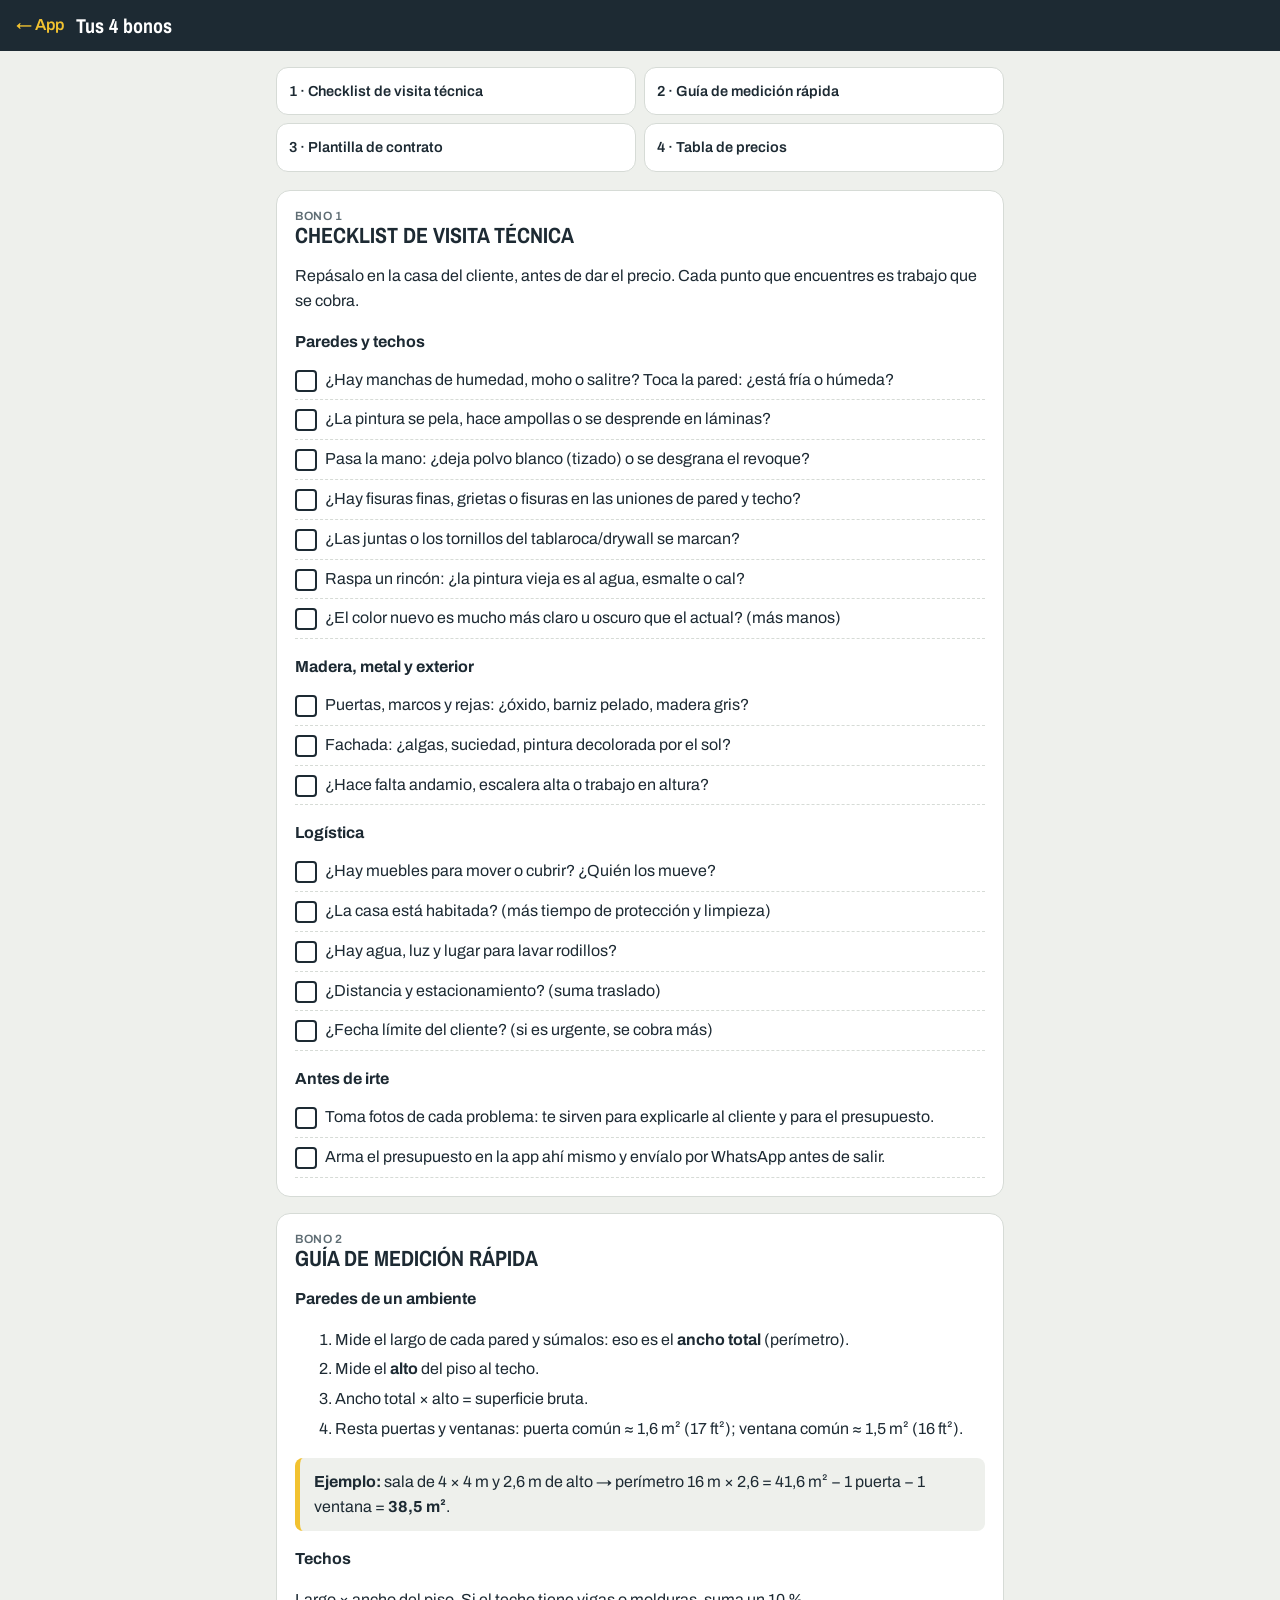
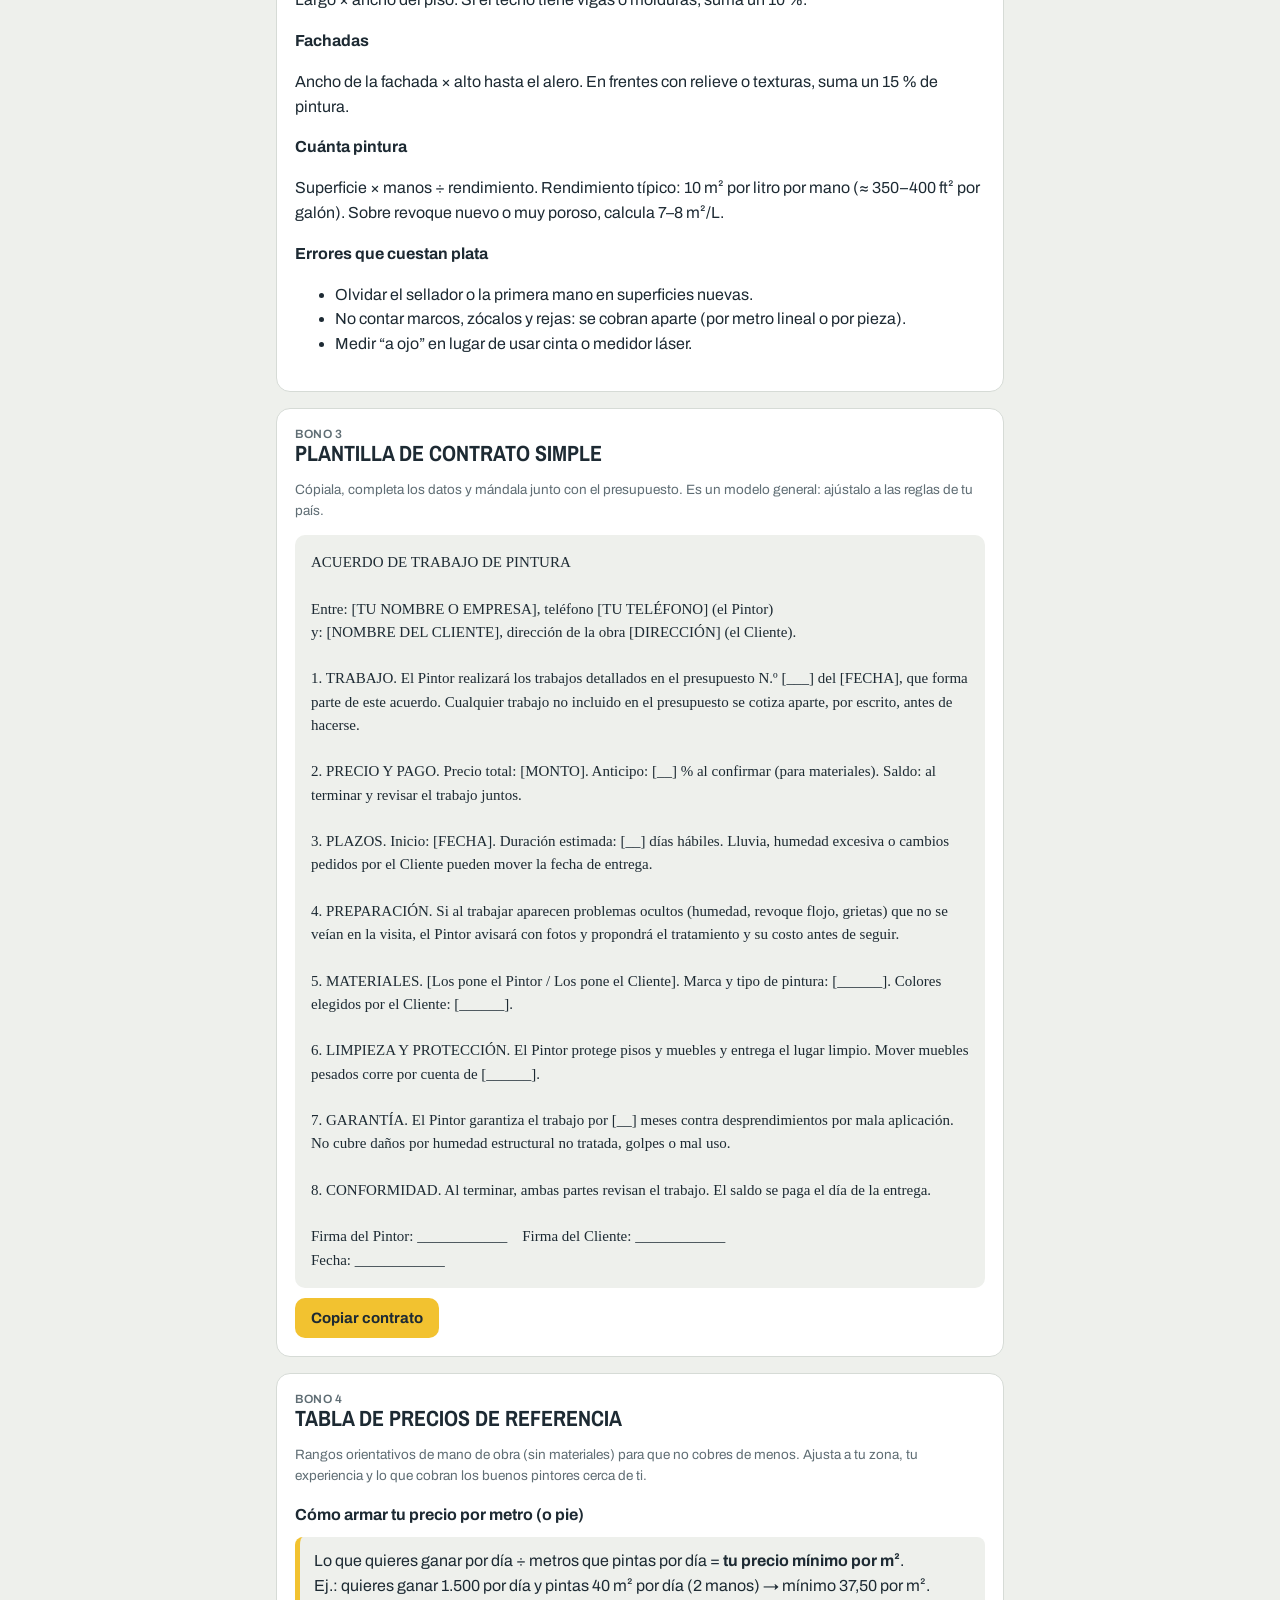
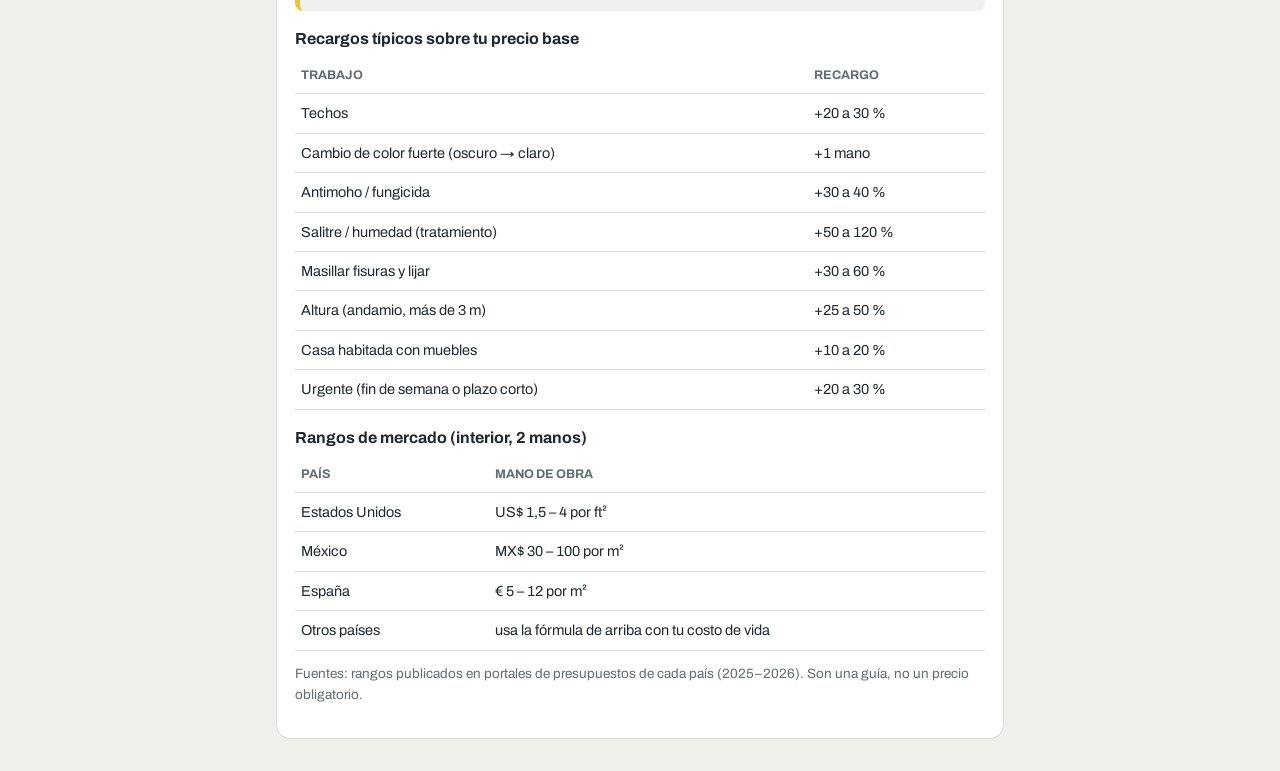
<file: app/bonos.html>
<!doctype html>
<html lang="es">
<head>
<meta charset="utf-8">
<meta name="viewport" content="width=device-width, initial-scale=1, viewport-fit=cover">
<title>Bonos · Pintor Pro</title>
<link rel="icon" href="icon.svg" type="image/svg+xml">
<link rel="stylesheet" href="https://fonts.googleapis.com/css2?family=Archivo:wght@400;600;800&family=Archivo+Narrow:wght@700&display=swap">
<style>
:root{--bg:#eef0ec;--card:#fff;--ink:#1d2a33;--muted:#5f6d74;--line:#d6dbd6;--tape:#f2c230;--bar:#1d2a33}
@media (prefers-color-scheme: dark){:root{--bg:#12181c;--card:#1b242a;--ink:#e9eef0;--muted:#9aa8ae;--line:#2c373e;--bar:#0b1014;color-scheme:dark}}
*{box-sizing:border-box}
body{margin:0;background:var(--bg);color:var(--ink);font:16px/1.55 Archivo,system-ui,sans-serif}
header{position:sticky;top:0;background:var(--bar);color:#fff;padding:calc(12px + env(safe-area-inset-top,0px)) 16px 12px;display:flex;gap:12px;align-items:center;z-index:2}
header a{color:var(--tape);text-decoration:none;font-weight:600}
header b{font:700 20px "Archivo Narrow",sans-serif}
main{max-width:760px;margin:0 auto;padding:16px}
nav.idx{display:grid;grid-template-columns:1fr 1fr;gap:8px;margin-bottom:18px}
nav.idx a{background:var(--card);border:1px solid var(--line);border-radius:12px;padding:12px;color:var(--ink);text-decoration:none;font-weight:600;font-size:14.5px}
section{background:var(--card);border:1px solid var(--line);border-radius:14px;padding:18px;margin-bottom:16px}
h2{font:700 22px/1.15 "Archivo Narrow",sans-serif;text-transform:uppercase;margin:0 0 4px}
h2 small{display:block;font:600 12px Archivo;color:var(--muted);letter-spacing:.5px}
h3{font-size:16px;margin:16px 0 6px}
ul.chk{list-style:none;padding:0;margin:0} ul.chk li{padding:7px 0 7px 30px;position:relative;border-bottom:1px dashed var(--line)}
ul.chk li::before{content:"";position:absolute;left:0;top:9px;width:18px;height:18px;border:2px solid var(--ink);border-radius:4px}
ol li+li{margin-top:5px}
table{width:100%;border-collapse:collapse;font-size:14.5px;font-variant-numeric:tabular-nums}
th,td{text-align:left;padding:8px 6px;border-bottom:1px solid var(--line);vertical-align:top}
th{font-size:12.5px;text-transform:uppercase;color:var(--muted)}
.tbl{overflow-x:auto}
.note{font-size:13.5px;color:var(--muted)}
.box{border-left:5px solid var(--tape);background:var(--bg);padding:12px 14px;border-radius:8px;margin:10px 0}
.contrato{font-family:Georgia,serif;font-size:15px;background:var(--bg);padding:16px;border-radius:10px;white-space:pre-wrap}
button{font:700 15px Archivo;border:0;border-radius:10px;padding:12px 16px;background:var(--tape);color:#1d2a33;cursor:pointer;margin-top:10px}
</style>
</head>
<body>
<header><a href="./">← App</a><b>Tus 4 bonos</b></header>
<main>
<nav class="idx">
  <a href="#checklist">1 · Checklist de visita técnica</a>
  <a href="#medicion">2 · Guía de medición rápida</a>
  <a href="#contrato">3 · Plantilla de contrato</a>
  <a href="#precios">4 · Tabla de precios</a>
</nav>

<section id="checklist">
  <h2><small>BONO 1</small>Checklist de visita técnica</h2>
  <p>Repásalo en la casa del cliente, antes de dar el precio. Cada punto que encuentres es trabajo que se cobra.</p>
  <h3>Paredes y techos</h3>
  <ul class="chk">
    <li>¿Hay manchas de humedad, moho o salitre? Toca la pared: ¿está fría o húmeda?</li>
    <li>¿La pintura se pela, hace ampollas o se desprende en láminas?</li>
    <li>Pasa la mano: ¿deja polvo blanco (tizado) o se desgrana el revoque?</li>
    <li>¿Hay fisuras finas, grietas o fisuras en las uniones de pared y techo?</li>
    <li>¿Las juntas o los tornillos del tablaroca/drywall se marcan?</li>
    <li>Raspa un rincón: ¿la pintura vieja es al agua, esmalte o cal?</li>
    <li>¿El color nuevo es mucho más claro u oscuro que el actual? (más manos)</li>
  </ul>
  <h3>Madera, metal y exterior</h3>
  <ul class="chk">
    <li>Puertas, marcos y rejas: ¿óxido, barniz pelado, madera gris?</li>
    <li>Fachada: ¿algas, suciedad, pintura decolorada por el sol?</li>
    <li>¿Hace falta andamio, escalera alta o trabajo en altura?</li>
  </ul>
  <h3>Logística</h3>
  <ul class="chk">
    <li>¿Hay muebles para mover o cubrir? ¿Quién los mueve?</li>
    <li>¿La casa está habitada? (más tiempo de protección y limpieza)</li>
    <li>¿Hay agua, luz y lugar para lavar rodillos?</li>
    <li>¿Distancia y estacionamiento? (suma traslado)</li>
    <li>¿Fecha límite del cliente? (si es urgente, se cobra más)</li>
  </ul>
  <h3>Antes de irte</h3>
  <ul class="chk">
    <li>Toma fotos de cada problema: te sirven para explicarle al cliente y para el presupuesto.</li>
    <li>Arma el presupuesto en la app ahí mismo y envíalo por WhatsApp antes de salir.</li>
  </ul>
</section>

<section id="medicion">
  <h2><small>BONO 2</small>Guía de medición rápida</h2>
  <h3>Paredes de un ambiente</h3>
  <ol>
    <li>Mide el largo de cada pared y súmalos: eso es el <b>ancho total</b> (perímetro).</li>
    <li>Mide el <b>alto</b> del piso al techo.</li>
    <li>Ancho total × alto = superficie bruta.</li>
    <li>Resta puertas y ventanas: puerta común ≈ 1,6 m² (17 ft²); ventana común ≈ 1,5 m² (16 ft²).</li>
  </ol>
  <div class="box"><b>Ejemplo:</b> sala de 4 × 4 m y 2,6 m de alto → perímetro 16 m × 2,6 = 41,6 m² − 1 puerta − 1 ventana = <b>38,5 m²</b>.</div>
  <h3>Techos</h3>
  <p>Largo × ancho del piso. Si el techo tiene vigas o molduras, suma un 10 %.</p>
  <h3>Fachadas</h3>
  <p>Ancho de la fachada × alto hasta el alero. En frentes con relieve o texturas, suma un 15 % de pintura.</p>
  <h3>Cuánta pintura</h3>
  <p>Superficie × manos ÷ rendimiento. Rendimiento típico: 10 m² por litro por mano (≈ 350–400 ft² por galón). Sobre revoque nuevo o muy poroso, calcula 7–8 m²/L.</p>
  <h3>Errores que cuestan plata</h3>
  <ul>
    <li>Olvidar el sellador o la primera mano en superficies nuevas.</li>
    <li>No contar marcos, zócalos y rejas: se cobran aparte (por metro lineal o por pieza).</li>
    <li>Medir “a ojo” en lugar de usar cinta o medidor láser.</li>
  </ul>
</section>

<section id="contrato">
  <h2><small>BONO 3</small>Plantilla de contrato simple</h2>
  <p class="note">Cópiala, completa los datos y mándala junto con el presupuesto. Es un modelo general: ajústalo a las reglas de tu país.</p>
  <div class="contrato" id="txtContrato">ACUERDO DE TRABAJO DE PINTURA

Entre: [TU NOMBRE O EMPRESA], teléfono [TU TELÉFONO] (el Pintor)
y: [NOMBRE DEL CLIENTE], dirección de la obra [DIRECCIÓN] (el Cliente).

1. TRABAJO. El Pintor realizará los trabajos detallados en el presupuesto N.º [___] del [FECHA], que forma parte de este acuerdo. Cualquier trabajo no incluido en el presupuesto se cotiza aparte, por escrito, antes de hacerse.

2. PRECIO Y PAGO. Precio total: [MONTO]. Anticipo: [__] % al confirmar (para materiales). Saldo: al terminar y revisar el trabajo juntos.

3. PLAZOS. Inicio: [FECHA]. Duración estimada: [__] días hábiles. Lluvia, humedad excesiva o cambios pedidos por el Cliente pueden mover la fecha de entrega.

4. PREPARACIÓN. Si al trabajar aparecen problemas ocultos (humedad, revoque flojo, grietas) que no se veían en la visita, el Pintor avisará con fotos y propondrá el tratamiento y su costo antes de seguir.

5. MATERIALES. [Los pone el Pintor / Los pone el Cliente]. Marca y tipo de pintura: [______]. Colores elegidos por el Cliente: [______].

6. LIMPIEZA Y PROTECCIÓN. El Pintor protege pisos y muebles y entrega el lugar limpio. Mover muebles pesados corre por cuenta de [______].

7. GARANTÍA. El Pintor garantiza el trabajo por [__] meses contra desprendimientos por mala aplicación. No cubre daños por humedad estructural no tratada, golpes o mal uso.

8. CONFORMIDAD. Al terminar, ambas partes revisan el trabajo. El saldo se paga el día de la entrega.

Firma del Pintor: ____________    Firma del Cliente: ____________
Fecha: ____________</div>
  <button id="copiar">Copiar contrato</button>
</section>

<section id="precios">
  <h2><small>BONO 4</small>Tabla de precios de referencia</h2>
  <p class="note">Rangos orientativos de mano de obra (sin materiales) para que no cobres de menos. Ajusta a tu zona, tu experiencia y lo que cobran los buenos pintores cerca de ti.</p>
  <h3>Cómo armar tu precio por metro (o pie)</h3>
  <div class="box">Lo que quieres ganar por día ÷ metros que pintas por día = <b>tu precio mínimo por m²</b>.<br>Ej.: quieres ganar 1.500 por día y pintas 40 m² por día (2 manos) → mínimo 37,50 por m².</div>
  <h3>Recargos típicos sobre tu precio base</h3>
  <div class="tbl"><table>
    <tr><th>Trabajo</th><th>Recargo</th></tr>
    <tr><td>Techos</td><td>+20 a 30 %</td></tr>
    <tr><td>Cambio de color fuerte (oscuro → claro)</td><td>+1 mano</td></tr>
    <tr><td>Antimoho / fungicida</td><td>+30 a 40 %</td></tr>
    <tr><td>Salitre / humedad (tratamiento)</td><td>+50 a 120 %</td></tr>
    <tr><td>Masillar fisuras y lijar</td><td>+30 a 60 %</td></tr>
    <tr><td>Altura (andamio, más de 3 m)</td><td>+25 a 50 %</td></tr>
    <tr><td>Casa habitada con muebles</td><td>+10 a 20 %</td></tr>
    <tr><td>Urgente (fin de semana o plazo corto)</td><td>+20 a 30 %</td></tr>
  </table></div>
  <h3>Rangos de mercado (interior, 2 manos)</h3>
  <div class="tbl"><table>
    <tr><th>País</th><th>Mano de obra</th></tr>
    <tr><td>Estados Unidos</td><td>US$ 1,5 – 4 por ft²</td></tr>
    <tr><td>México</td><td>MX$ 30 – 100 por m²</td></tr>
    <tr><td>España</td><td>€ 5 – 12 por m²</td></tr>
    <tr><td>Otros países</td><td>usa la fórmula de arriba con tu costo de vida</td></tr>
  </table></div>
  <p class="note">Fuentes: rangos publicados en portales de presupuestos de cada país (2025–2026). Son una guía, no un precio obligatorio.</p>
</section>
</main>
<script>
document.getElementById("copiar").onclick = async e => {
  const t = document.getElementById("txtContrato").innerText;
  try { await navigator.clipboard.writeText(t); e.target.textContent = "¡Copiado!"; }
  catch (_) { const r = document.createRange(); r.selectNodeContents(document.getElementById("txtContrato")); const s = getSelection(); s.removeAllRanges(); s.addRange(r); }
};
</script>
</body>
</html>
</file>
